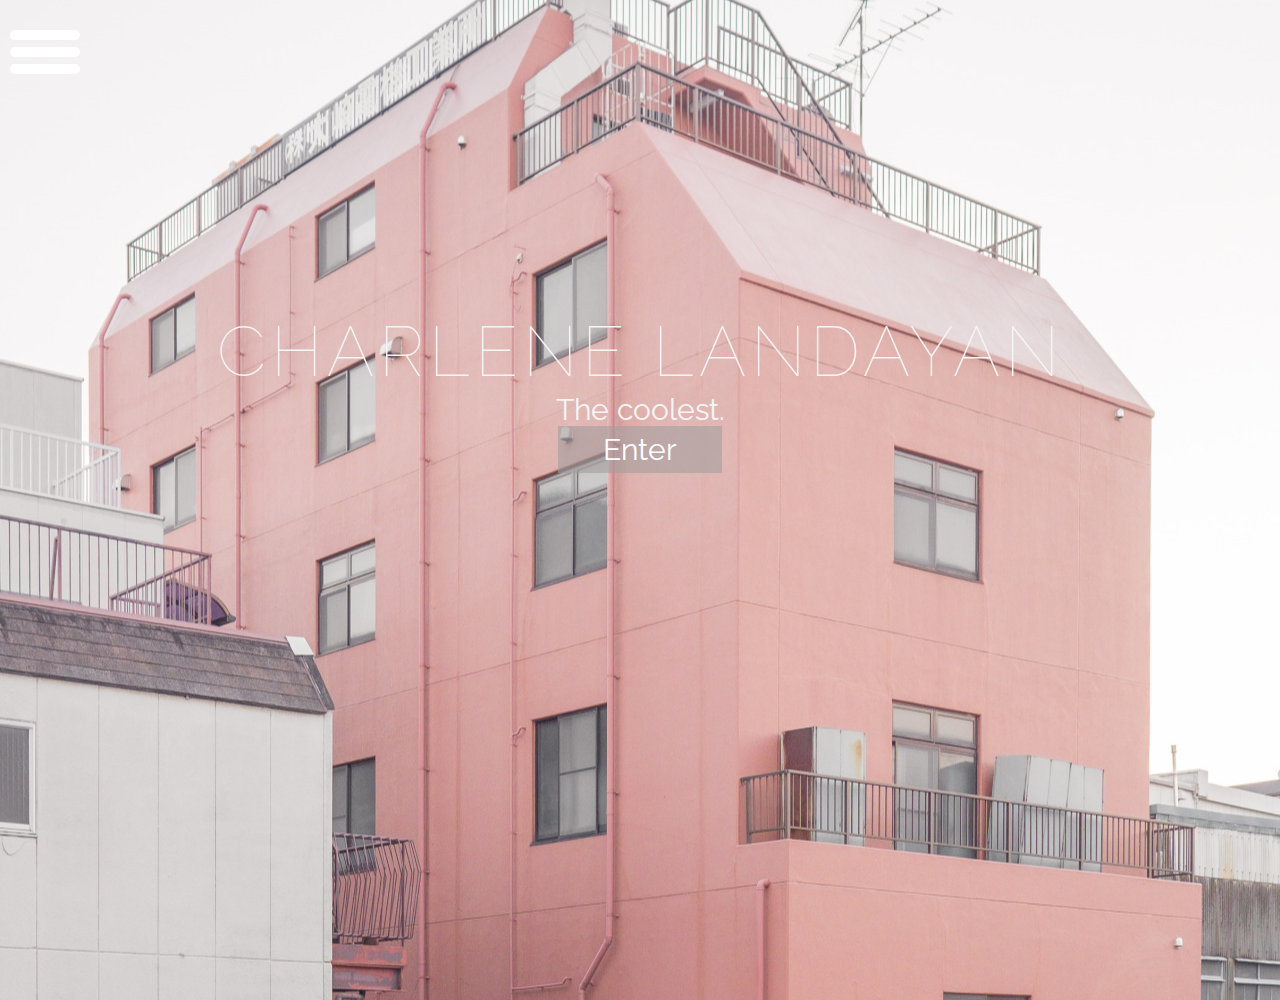
<file: index.html>
<!DOCTYPE html>
<html>
    <head>
    <meta charset="utf-8">
        <title>CHARLENE | LANDAYAN</title>
        <link rel="stylesheet" type="text/css" href="main.css">
        <link href="https://fonts.googleapis.com/css?family=Raleway|Roboto" rel="stylesheet">
    </head>
    <body>
        <div class="wrapper">
            <div class="main_header">
                <div class="main_nav">
                    <a class="btn_nav" href="#">
                        <div class="one"></div>
                        <div class="two"></div>
                        <div class="three"></div>
                        <div class="four"></div>
                    </a>
                </div>
                <h1>CHARLENE LANDAYAN</h1>
                <p>The coolest.</p>
                <a href="index2.html" class="btn_one">Enter</a>
            </div>
        </div>
        
 </body>
</html>
</file>
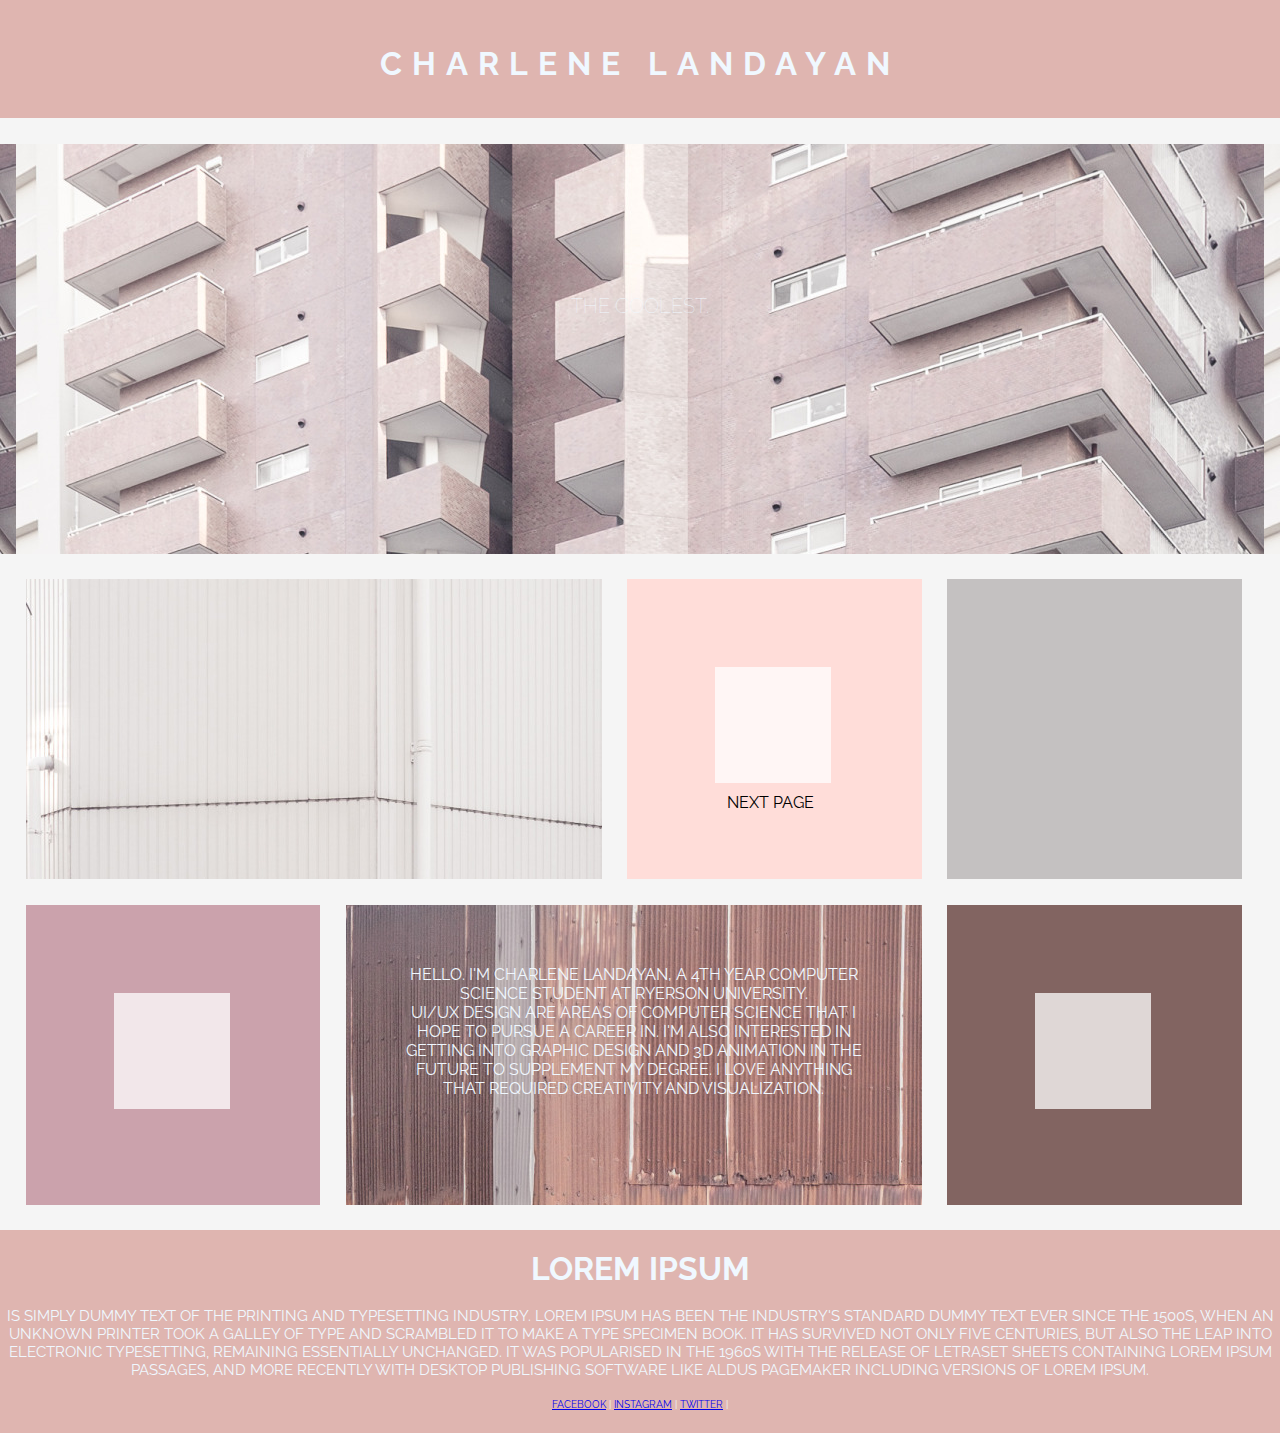
<file: index2.html>
<!DOCTYPE html>
<html>
    <head>
        <meta charset="utf-8">
        <title>PAGE 2</title>
         <link rel="stylesheet" type="text/css" href="main.css">
        <link href="https://fonts.googleapis.com/css?family=Raleway|Roboto" rel="stylesheet">
    </head>
    
<body>
    <div class="container">
        <div class="row">
        <div class="row1">
            <header>
                <h1>CHARLENE LANDAYAN</h1>
            </header>
        </div>
        </div> <!-- row 1 -->
        
        <div class="row">
            <div class="main_image">
                <h1>THE COOLEST.</h1>
            </div>
        </div> <!-- row 2 -->
        
        <div class="row">
        <div class="row3">
            <div class="column-6 left">
            </div>
            <div class="column-3 middle">
                <a class="btn_page3" href="index3.html">
                    <div class="square">
                    </div>
                </a>
                <p> NEXT PAGE</p>
            </div>
            <div class="column-3 right">
            </div>
        </div>
        </div> <!-- row 3 -->
        
        <div class="row">
        <div class="row4">
            <div class="column-3 left">
                    <div class="square">
                    </div>
            </div>
            <div class="column-6 middle">
                <article>
                HELLO. I'M CHARLENE LANDAYAN, A 4TH YEAR COMPUTER SCIENCE STUDENT AT RYERSON UNIVERSITY. 
                <p>UI/UX DESIGN ARE AREAS OF COMPUTER SCIENCE THAT I HOPE TO PURSUE A CAREER IN. I'M ALSO INTERESTED IN GETTING INTO GRAPHIC DESIGN AND 3D ANIMATION IN THE FUTURE TO SUPPLEMENT MY DEGREE. I LOVE ANYTHING THAT REQUIRED CREATIVITY AND VISUALIZATION.</p>
                </article>
            </div>
            <div class="column-3 right">
                    <div class="square">
                    </div>
            </div>
        </div>
        </div> <!--row 4 -->
        
        <div class="row">
        <div class="row5">
            <footer>
                <section>
                    <h1>
                    LOREM IPSUM
                    </h1>
                    <p>
                    IS SIMPLY DUMMY TEXT OF THE PRINTING AND TYPESETTING INDUSTRY. LOREM IPSUM HAS BEEN THE INDUSTRY'S STANDARD DUMMY TEXT EVER SINCE THE 1500S, WHEN AN UNKNOWN PRINTER TOOK A GALLEY OF TYPE AND SCRAMBLED IT TO MAKE A TYPE SPECIMEN BOOK. IT HAS SURVIVED NOT ONLY FIVE CENTURIES, BUT ALSO THE LEAP INTO ELECTRONIC TYPESETTING, REMAINING ESSENTIALLY UNCHANGED. IT WAS POPULARISED IN THE 1960S WITH THE RELEASE OF LETRASET SHEETS CONTAINING LOREM IPSUM PASSAGES, AND MORE RECENTLY WITH DESKTOP PUBLISHING SOFTWARE LIKE ALDUS PAGEMAKER INCLUDING VERSIONS OF LOREM IPSUM.
                    </p>
                    <nav>
                    <a href="#">FACEBOOK</a> |
                    <a href="#">INSTAGRAM</a> |
                    <a href="#">TWITTER</a> |
                    </nav>
                </section>
            </footer>
        </div>
        </div> <!-- row 5 -->
    </div>
</body>
</html>
</file>
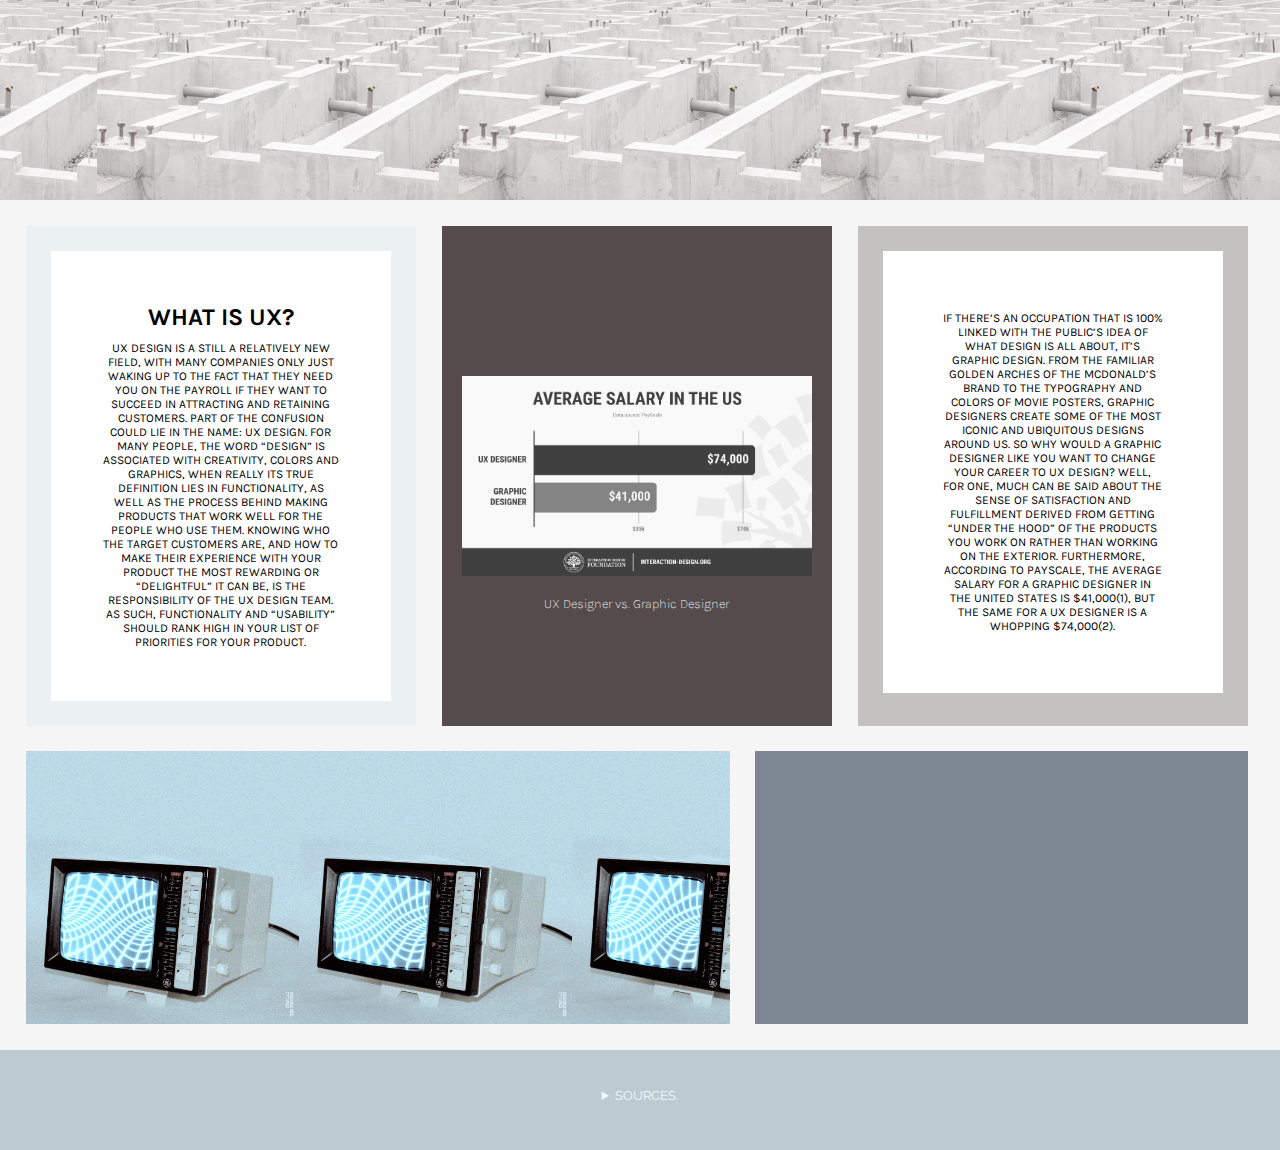
<file: index3.html>
<!DOCTYPE html>
<html>
    <head>
        <meta charset="utf-8">
        <title>PAGE 3</title>
        <link rel="stylesheet" type="text/css" href="main.css">
        <link href="https://fonts.googleapis.com/css?family=Raleway|Roboto" rel="stylesheet">
        <link href="https://fonts.googleapis.com/css?family=Karla" rel="stylesheet">
     </head>
    
    <body>
    <div class="row">
        <div class="banner">
        
        </div>
    </div> <!--Row 1-->
    
    <div class="row">
    <div class="articles">
            <div class="column-4 left">
                <aside> 
                    <h1>WHAT IS UX?</h1>
                    <p>

                    UX DESIGN IS A STILL A RELATIVELY NEW FIELD, WITH MANY COMPANIES ONLY JUST WAKING UP TO THE FACT THAT THEY NEED YOU ON THE PAYROLL IF THEY WANT TO SUCCEED IN ATTRACTING AND RETAINING CUSTOMERS.
                    PART OF THE CONFUSION COULD LIE IN THE NAME: UX DESIGN. FOR MANY PEOPLE, THE WORD “DESIGN” IS ASSOCIATED WITH CREATIVITY, COLORS AND GRAPHICS, WHEN REALLY ITS TRUE DEFINITION LIES IN FUNCTIONALITY, AS WELL AS THE PROCESS BEHIND MAKING PRODUCTS THAT WORK WELL FOR THE PEOPLE WHO USE THEM.
                    KNOWING WHO THE TARGET CUSTOMERS ARE, AND HOW TO MAKE THEIR EXPERIENCE WITH YOUR PRODUCT THE MOST REWARDING OR “DELIGHTFUL” IT CAN BE, IS THE RESPONSIBILITY OF THE UX DESIGN TEAM. AS SUCH, FUNCTIONALITY AND “USABILITY” SHOULD RANK HIGH IN YOUR LIST OF PRIORITIES FOR YOUR PRODUCT.
                    </p>
                </aside>
            </div>
            <div class="column-4 middle">
                <figure>
                </figure>
                <figcaption>UX Designer vs. Graphic Designer</figcaption>
            </div>
            <div class="column-4 right">
                <main>
                IF THERE’S AN OCCUPATION THAT IS 100% LINKED WITH THE PUBLIC’S IDEA OF WHAT DESIGN IS ALL ABOUT, IT’S GRAPHIC DESIGN. FROM THE FAMILIAR GOLDEN ARCHES OF THE MCDONALD’S BRAND TO THE TYPOGRAPHY AND COLORS OF MOVIE POSTERS, GRAPHIC DESIGNERS CREATE SOME OF THE MOST ICONIC AND UBIQUITOUS DESIGNS AROUND US. SO WHY WOULD A GRAPHIC DESIGNER LIKE YOU WANT TO CHANGE YOUR CAREER TO UX DESIGN? WELL, FOR ONE, MUCH CAN BE SAID ABOUT THE SENSE OF SATISFACTION AND FULFILLMENT DERIVED FROM GETTING “UNDER THE HOOD” OF THE PRODUCTS YOU WORK ON RATHER THAN WORKING ON THE EXTERIOR. FURTHERMORE, ACCORDING TO PAYSCALE, THE AVERAGE SALARY FOR A GRAPHIC DESIGNER IN THE UNITED STATES IS $41,000(1), BUT THE SAME FOR A UX DESIGNER IS A WHOPPING $74,000(2).
                </main>
            </div>
            
    </div> 
    </div> <!--Row 2-->  
        
    <div class="row">
    <div class="articles_2">
        <div class="column-7 left">
        </div>
        <div class="column-5 right">
        </div>
    </div> 
    </div> <!--Row 3-->  
        
    <div class="row">
    <div class="last">
        <div class="last_banner">
            <details>
                <summary>SOURCES.</summary>
                <p>https://www.interaction-design.org/literature/article/how-to-change-your-career-from-graphic-design-to-ux-design</p>
                <p>http://uxmag.com/articles/explaining-ux-design-to-your-team</p>
            </details>
        </div>
    </div> 
    </div> <!--Footer-->  
        
        
    </body>
    
</html>
</file>
<file: main.css>
*{ margin:0;padding:0}
html {

    font-family: 'Raleway', sans-serif;
}
body{
    margin: 0;
    padding: 0;
    width: 100%;
    background-color: whitesmoke;
}
.main_header{
    font-size: 35px;
    background-image: url(background.jpg);
    background-position: center;
    background-size: cover;
    background-repeat: no-repeat;
    height: 1000px;
    color: whitesmoke;
    text-align: center;
}

.main_header h1{
    margin-top: 3em;
    font-weight: 100;
    letter-spacing: 5px;
}
.main_header p{
    font-size: 30px;
}
.btn_one{
    font-size: 30px;
    text-decoration: none;
    color: white;
    background-color: rgba(163, 159, 158, 0.60);
    padding: 0.20em 1.5em;
    border-radius: 0px;
    transition: 0.5s;
}
.btn_one:hover{
    background-color: rgba(255, 255, 255, 0.6);
}
.main_nav{
    background-color: rgba(163, 159, 158, 0.0);
    height: 100px;
}
.btn_nav div{
    height: 10px;
    background-color: white;
    margin-bottom: 7px;
    margin-left: 10px;
    border-radius: 1em;
    transition: 0.3s;
}
.btn_nav{
    width: 70px;
    display: block;
    margin-top: 1em 0 0 1em;
    
}
.btn_nav:hover div{
    width: 70px;
}
.one{
    width: 70px;
    visibility: hidden;
}
.two{
    margin-top: 20px;
    width: 70px;
}
.three{
    width: 50px;
}
.four{
    width: 60px;
}

.container{
    width: 100%;
    margin-right: auto;
    margin-left: auto;
}

/* PAGE 2 */

.column-3{
    width: 23%;
    float: left;
    margin-left: 2%;
    margin-top: 2%
}
.column-4{
    width: 30.5%;
    float: left;
    margin-left: 2%;
    margin-top: 2%;
}
.column-5{
    width: 38.5%;
    float: left;
    margin-left: 2%;
    margin-top: 2%;
}
.column-6{
    width: 45%;
    float: left;
    margin-left: 2%;
    margin-top: 2%;
}

.column-7{
    width: 55%;
    float: left;
    margin-left: 2%;
    margin-top: 2%;
}

header{
    height: 73px;
    background-color: rgb(223, 181, 176);
    padding-top: 45px;
    margin-bottom: 2%;
    text-align: center;
    
}

header h1{
    color: aliceblue;
    letter-spacing: 10px;
    
}
.main_image{
    height: 410px;
    background-image: url(image1.jpg);
    background-position: center

}
.main_image h1{
    padding-top: 150px;
    text-align: center;
    color: aliceblue;
    font-size: 20px;
    font-weight: 100;
}




/* Row 3 */
.row3 .column-6, .row3 .column-3{
    height: 300px;
}
.row3 .left{
    background-image: url(image2.jpg);
    background-position: center;
    transition: 0.5s;
}
.row3 .left:hover{
    filter: brightness(60%);
}
.row3 .middle{
    background-color: rgb(255, 221, 217);
    background-position: center;
}

.row3 .middle .square{
    color: black;
    height: 100px;
    width: 100px;
    margin-top: 5.5em;
    margin-left: 5.5em;
    padding: 1em 0 0 1em;
    background-color: rgba(255, 255, 255, 0.74);
    transition: 0.3s;
}
.square:hover{
    transform: scale(2,2);
}
.row3 .middle p{
    text-decoration: none;
    padding-left: 100px;
    padding-top: 10px;
}
.row3 .right{
    background-color: rgba(163, 159, 158, 0.60);
    transition: 0.5s;
}
.row3 .right:hover{
    background-color: rgb(134, 129, 128);
}



/* Row 4 */
.row4 .column-6, .row4 .column-3{
    height: 300px;
    background: rgb(246,36,89);
}
.row4 .left{
    background-color: rgb(203, 162, 172);
}

.row4 .left .square{
    color: black;
    height: 100px;
    width: 100px;
    margin-top: 5.5em;
    margin-left: 5.5em;
    padding: 1em 0 0 1em;
    background-color: rgba(255, 255, 255, 0.74);
    transition: 0.3s;
}
.row4 .middle{
    background-image: url(image3.jpg);
    background-position: center;
    transition: 0.5s;
}
.row4 article{
    color: aliceblue;
    text-align: center;
    padding: 60px;
}
.row4 .middle:hover{
    filter: brightness(60%);
}
.row4 .right{
    background-color: rgb(130,100,97);
}
.row4 .right .square{
    color: black;
    height: 100px;
    width: 100px;
    margin-top: 5.5em;
    margin-left: 5.5em;
    padding: 1em 0 0 1em;
    background-color: rgba(255, 255, 255, 0.74);
    transition: 0.3s;
}

footer{
    height: 203px;
    width: 100%;
    margin-top: 2%;
    background-color: rgb(223, 181, 176);
    float: left;
}

footer section{
    color: aliceblue;
    text-align: center;
}

footer section h1{
    text-align: center;
    padding-top: 20px;
}
footer section p{
    text-align: center;
    font-size: 15px;
    padding-top: 20px;
}
footer section nav{
    text-decoration: none;
    color: aliceblue;
    font-size: 10px;
    padding-top: 20px;
}


/* PAGE 3 */

.banner{
    height: 200px;
    background-image:url(image4.jpg);
    background-position: bottom;
    background-size:contain;
}

.articles .column-4{
    height: 500px;   
}
.articles .left{
    background-color: rgb(235, 240, 242);
    transition: 0.5s
}
.articles .left aside{
    background-color: white;
    margin: 25px;
    padding: 52px;
    font-size: 12px;
    font-family: 'Karla', sans-serif;
    text-align: center;
}
.articles .left p{
    color: black;
    margin-top: 10px;
}
.articles .left:hover{
    transform: scale(1.05,1.05);
}
.articles .middle{
    background-color: rgb(85, 75, 75);
    transition: 0.5s;
}
.articles .middle:hover{
    transform: scale(1.05,1.05);
}
.articles figure{
    height: 200px;
    width: 350px;
    margin-left: 20px;
    margin-top: 150px;
    background-image: url(figure1.jpg);
    background-size: cover;
}
.articles figcaption{
    font-size: 13px;
    font-family: 'Karla', sans-serif;
    font-weight: 100;
    color: aliceblue;
    text-align: center;
    margin-top: 20px;
}
.articles .right{
    background-color: rgba(163, 159, 158, 0.60);
    transition: 0.5s;
}
.articles .right:hover{
    transform: scale(1.05,1.05);
}
.articles .right main{
    background-color: white;
    margin: 25px;
    padding: 60px;
    font-size: 12px;
    font-family: 'Karla', sans-serif;
    text-align: center;
}

.articles_2 .column-5, .articles_2 .column-7{
    height: 273px;
    margin-bottom: 2%;
}
.articles_2 .left{
    background-image: url(image5.gif);
    background-size: contain;
    transition: 0.3s;
}
.articles_2 .left:hover{
    filter: grayscale(0.5);
    filter: brightness(0.8);
}

.articles_2 .right{
    background-color: rgb(125, 134, 147);
    transition: 0.3s;
}
.articles_2 .right:hover{
    filter: brightness(0.6);
}

.last .last_banner{
    height: 100px;
    
}

.last_banner{
    width: 100%;
    float: left;
    background-color: rgba(151, 174, 185, 0.6);
}
.last details{
    text-align: center;
    margin-top: 3%;
    font-size: 13px;
    color: aliceblue;
}
</file>
